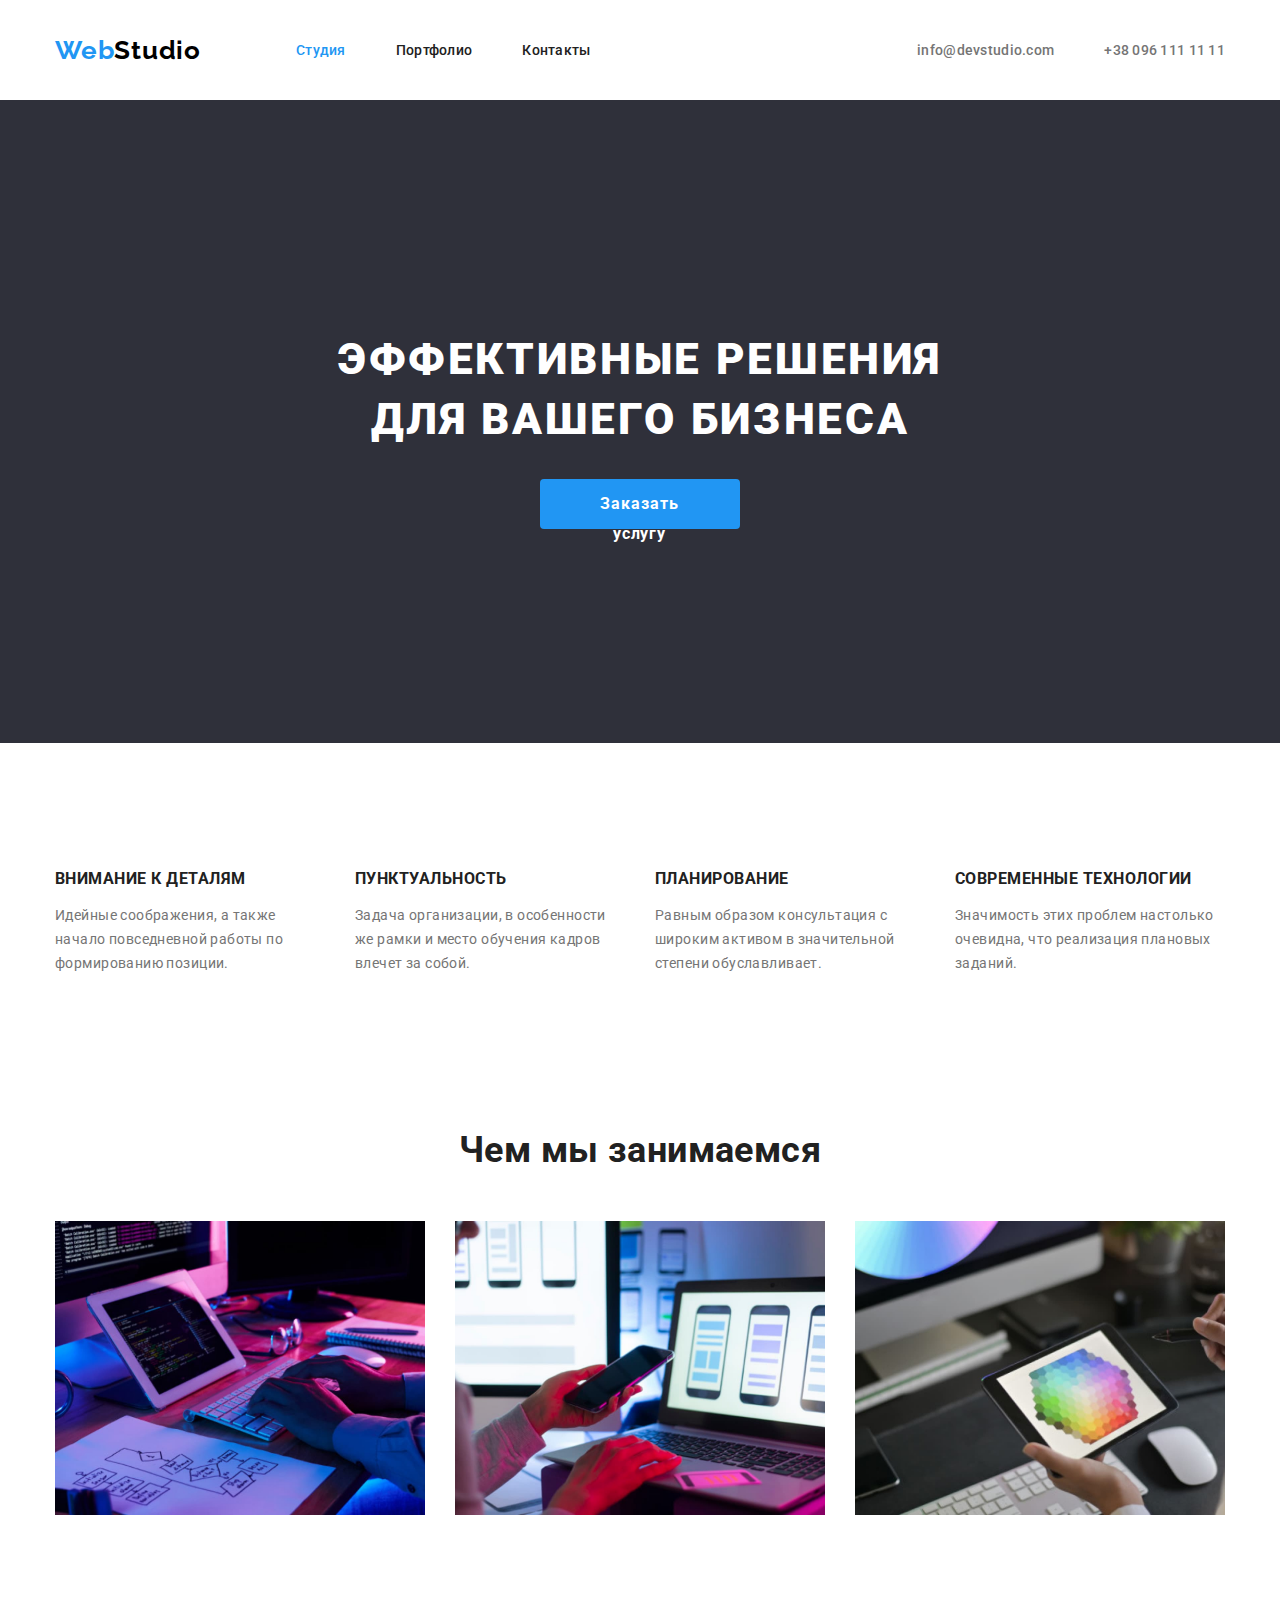
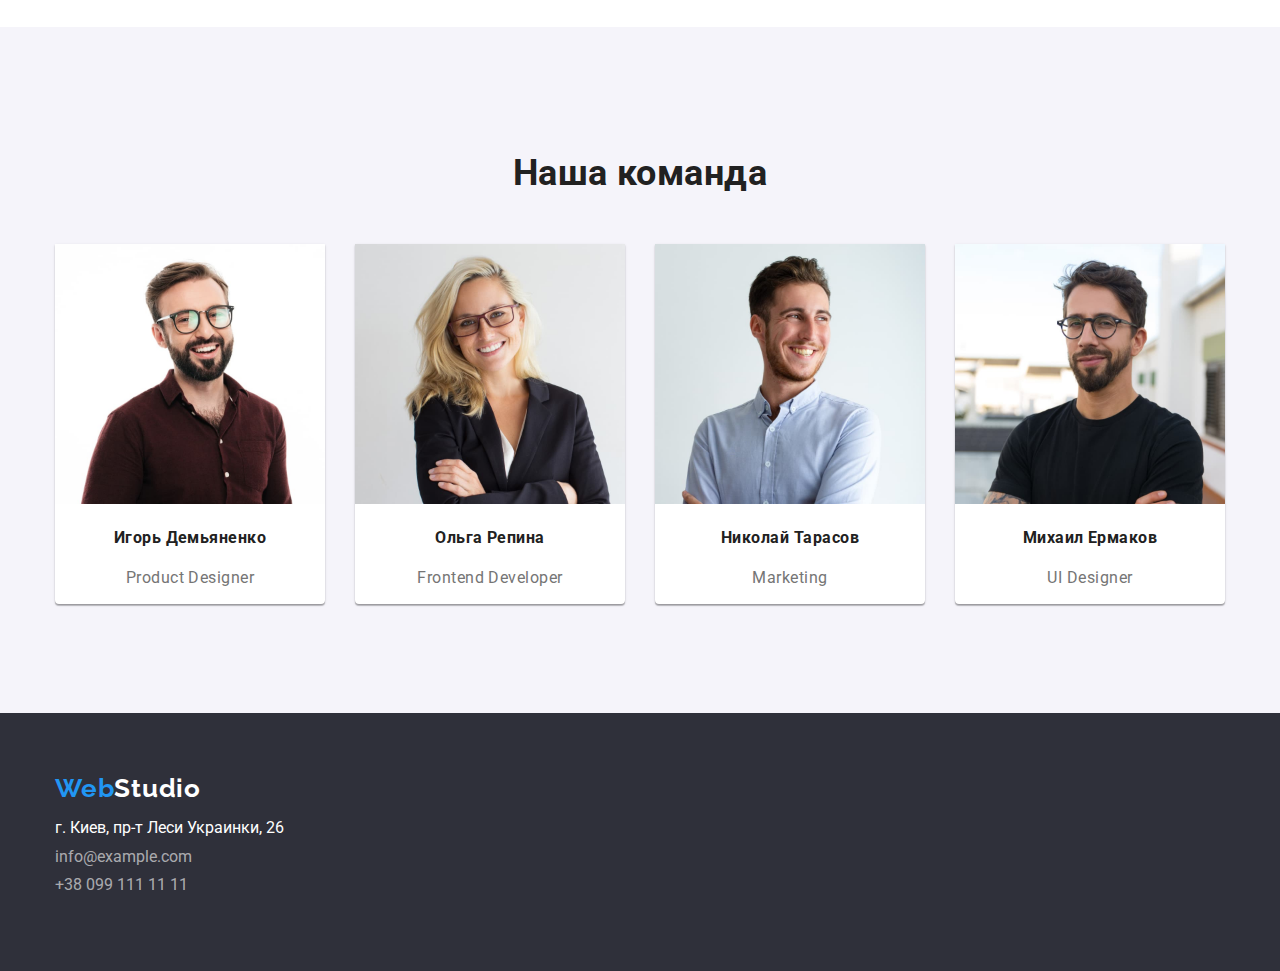
<file: index.html>
<!DOCTYPE html>
<html lang="ru">
<head>
    <link href="https://cdnjs.cloudflare.com/ajax/libs/modern-normalize/1.1.0/modern-normalize.min.css" rel="stylesheet">
    <meta charset="UTF-8">
    <meta http-equiv="X-UA-Compatible" content="IE=edge">
    <meta name="viewport" content="width=device-width, initial-scale=1.0">
    <link rel="preconnect" href="https://fonts.googleapis.com">
    <link rel="preconnect" href="https://fonts.gstatic.com" crossorigin>
    <link href="https://fonts.googleapis.com/css2?family=Raleway:wght@700&family=Roboto:wght@400;500;700;900&display=swap"
        rel="stylesheet">
    <title>WebStudio</title>
    
    <link rel="stylesheet" href="./css/styles.css" />
</head>
<body class="body">
    <!-- =============   Header[Top Line]   ============== -->
    <header class="header">
        <div class="bordering">
            <!-- Navigation -->
            <nav class="nav">
            <!-- logo -->
            <div class="header-logo">
                <a class="link logo-font" lang="en" href="./index.html">
                    <span class="logo-blue">Web</span>Studio
                </a>
            </div>
            <!-- Menu -->
            <ul class="no-dot menu-list">

                <li class="menu-item">
                    <a class="link menu-link current" href="./index.html" >Студия</a>
                </li>
                <li class="menu-item">
                    <a class="link menu-link " href="./portfolio.html">Портфолио</a>
                </li>
                <li class="menu-item">
                    <a href="#contacts" class="link menu-link">Контакты</a>
                </li>
            </ul>
            </nav>
             <!-- Mail Phone -->
        <ul class="no-dot menu-list contacts">
            <li class="menu-item">
                <a href="mailto:info@devstudio.com" class="link menu-link">info@devstudio.com</a>
            </li>
            <li class="menu-item">
                <a href="tel:+380961111111" class="link menu-link">+38 096 111 11 11</a>
            </li>
        </ul>
        <!-- End of nav-container -->
        </div>
    <!-- End of Header [Top line] -->
    </header>
    <main class="main studio">
        <!-- Hero Section  -->
        <section class="hero">
            <div class="bordering">
                <h1 class="hero-title">Эффективные решения для вашего бизнеса
                </h1>
                <!-- Button -->
                <button type="button" class="hero-button">Заказать услугу</button>
            </div>
        <!-- End of Hero Section -->
        </section>
        <!--  Advantages Section-->
        <section class="section advantages bordering">
            <h2 class="hide-title">Наши преимущества</h2>
            <ul class="no-dot  menu-list">
                <li class="menu-item item-box">
                    <h3>Внимание к деталям</h3>
                    <p>
                    Идейные соображения, а также начало повседневной работы по формированию позиции.
                    </p>
                </li>
                <li  class="menu-item item-box">
                    <h3>Пунктуальность</h3>
                    <p>
                    Задача организации, в особенности же рамки и место обучения кадров влечет за собой.
                    </p>
                </li>
                <li  class="menu-item item-box">
                    <h3>Планирование</h3>
                    <p>
                    Равным образом консультация с широким активом в значительной степени обуславливает.
                    </p>
                </li>
                <li  class="menu-item item-box">
                    <h3>Современные технологии</h3>
                    <p>
                    Значимость этих проблем настолько очевидна, что реализация плановых заданий.
                    </p>
                </li>
            </ul>
        <!-- End of Advantages Section -->
        </section>
        <!-- What We Do Section -->
        <section class="what-we-do section bordering">
            <h2 >Чем мы занимаемся</h2>
            <ul class="no-dot menu-list">
                <li class="menu-item item-box">
                    <!-- <div class="item-box"> -->
                        <img src="./images/what_we_do1.jpg" alt="Десктопные приложения" width="370">
                    <!-- </div> -->
                </li>
                <li class="menu-item item-box">
                    <img src="./images/what_we_do2.jpg" alt="Мобильные приложения" width="370">
                </li>
                <li class="menu-item item-box">
                    <img src="./images/what_we_do3.jpg" alt="Дизайн" width="370">
                </li>
            </ul>
         <!--End of What We Do Section  -->
        </section>
        <!-- Our Team Section -->
        <section class="section our-team">          
               <div class="bordering">
                <h2>Наша команда</h2>
                <ul class="no-dot menu-list">
                    <li class="menu-item item-box">
                        <img src="images/iho.jpg" alt="Игорь Демьяненко" width="270">
                        <h3>Игорь Демьяненко</h3>
                        <p lang="en">Product Designer</p>
                    </li>
                    <li class="menu-item item-box">
                        <img src="images/olg.jpg" alt="Ольга Репина" width="270">
                        <h3>Ольга Репина</h3>
                        <p lang="en">Frontend Developer</p>
                    </li>
                    <li class="menu-item item-box">
                        <img src="images/nik.jpg" alt="Николай Тарасов" width="270">
                        <h3>Николай Тарасов</h3>
                        <p lang="en">Marketing</p>
                    </li>
                    <li class="menu-item item-box">
                        <img src="images/mic.jpg" alt="Михаил Ермаков" width="270">
                        <h3>Михаил Ермаков</h3>
                        <p lang="en">UI Designer</p>
                    </li>
                </ul>
            </div>
            
        </section>
    </main>
   <!-- ==============   Footer   ============== -->
    <footer class="footer">
        <div class="bordering">
        <!-- logo -->
            <div class="footer-logo">
                <a class="link logo-font" lang="en" href="./index.html">
                    <span class="logo-blue">Web</span>Studio
                </a>
            </div>
           
            <!-- Address -->
            <address>
                <ul id="contacts" class="no-dot address-list">
                    <li class="address-item">
                        <a class="link address-link" href="https://goo.gl/maps/E31LjMS4C6WuwfjZA" target="_blank"
                            rel="noopener nofollow noreferrer">г. Киев,
                            пр-т Леси Украинки, 26
                        </a>
                    </li>
                    <li class="address-item">
                        <a class="link address-link" href="mailto:info@example.com" >info@example.com
                        </a>
                    </li>
                    <li class="address-item">
                        <a class="link address-link" href="+380991111111" >+38 099 111 11 11
                        </a>
                    </li>
                </ul>
            </address>
        
        </div>
    </footer>
</body>
</html>
</file>
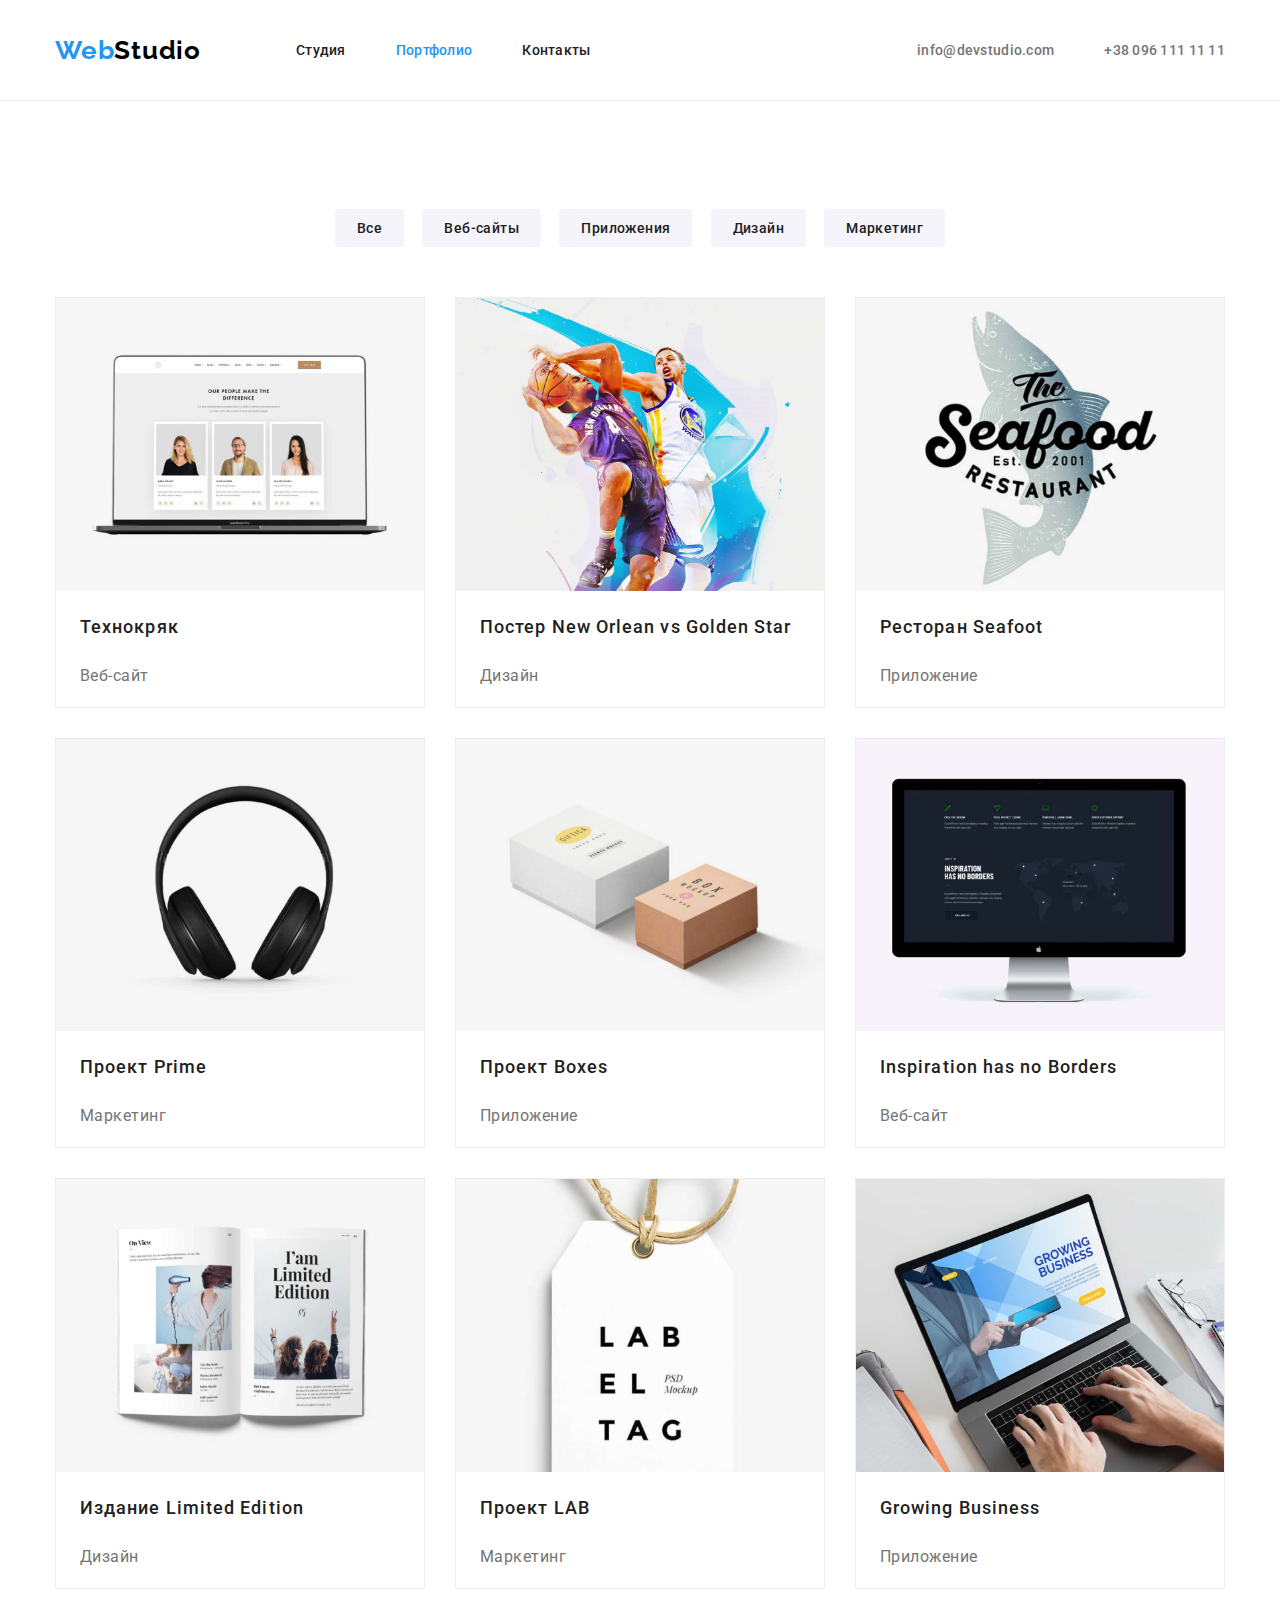
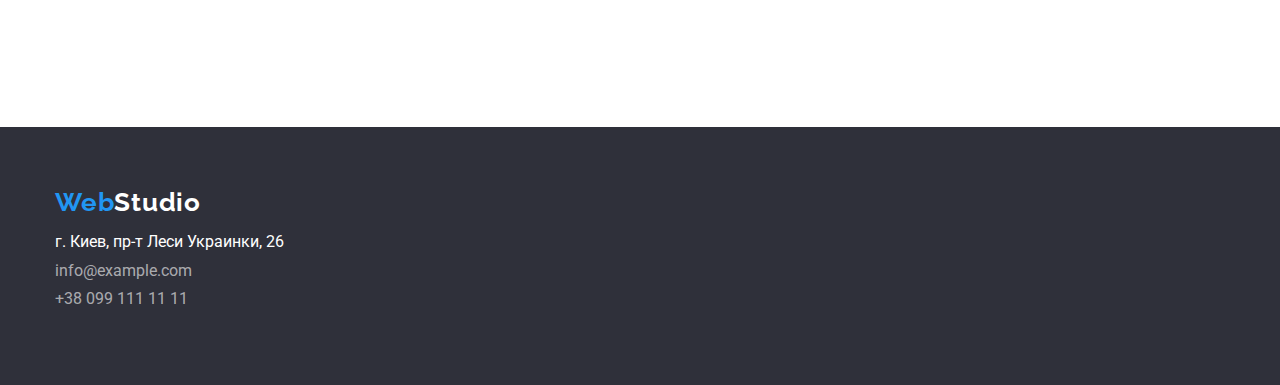
<file: portfolio.html>
<!DOCTYPE html>
<html lang="ru">
<head>
    <link href="https://cdnjs.cloudflare.com/ajax/libs/modern-normalize/1.1.0/modern-normalize.min.css" rel="stylesheet">
    <meta charset="UTF-8">
    <meta http-equiv="X-UA-Compatible" content="IE=edge">
    <meta name="viewport" content="width=device-width, initial-scale=1.0">
    <link rel="preconnect" href="https://fonts.googleapis.com">
    <link rel="preconnect" href="https://fonts.gstatic.com" crossorigin>
    <link href="https://fonts.googleapis.com/css2?family=Raleway:wght@700&family=Roboto:wght@400;500;700;900&display=swap"
    rel="stylesheet">
    <title>WebStudio</title>
    <link rel="stylesheet" href="./css/styles.css" />
</head>
<body class="body">

    <!--------- Header[Top Line] ------------>
    <header class="header">
        <div class="bordering">
            <!-- Navigation -->
            <nav class="nav">
                <!-- logo -->
                <div class="header-logo">
                    <a class="link logo-font" lang="en" href="./index.html">
                        <span class="logo-blue">Web</span>Studio
                    </a>
                </div>
                <!-- Menu -->
                <ul class="no-dot menu-list">
    
                    <li class="menu-item">
                        <a class="link menu-link " href="./index.html">Студия</a>
                    </li>
                    <li class="menu-item">
                        <a class="link menu-link current" href="./portfolio.html">Портфолио</a>
                    </li>
                    <li class="menu-item">
                        <a href="#contacts" class="link menu-link">Контакты</a>
                    </li>
                </ul>
            </nav>
            <!-- Mail Phone -->
            <ul class="no-dot menu-list contacts">
                <li class="menu-item">
                    <a href="mailto:info@devstudio.com" class="link menu-link">info@devstudio.com</a>
                </li>
                <li class="menu-item">
                    <a href="tel:+380961111111" class="link menu-link">+38 096 111 11 11</a>
                </li>
            </ul>
            <!-- End of nav-container -->
        </div>
        <!-- End of Header [Top line] -->
    </header>
    <main class="main portfolio">

        <!--Наши проекты и услуги-->
        <section class="section projects">
            <h1 class="hide-title">Наши проекты и услуги</h1>
            <div class="projects-nav ">
                <ul class=" no-dot menu-list">
                    <li class="projects-item">
                        <button type="button" class="nav-box">Все</button>
                    </li>
                    <li class="projects-item">
                        <button type="button" class="nav-box">Веб-сайты</button>
                    </li>
                    <li class="projects-item">
                        <button type="button" class="nav-box">Приложения</button>
                    </li>
                    <li class="projects-item">
                        <button type="button" class="nav-box">Дизайн</button>
                    </li>
                    <li class="projects-item">
                        <button type="button" class="nav-box">Маркетинг</button>
                    </li>
                </ul>
            </div>
            <div class="bordering">
            <ul class="no-dot projects-list ">
                <li class="menu-item">
                    <div class="item-box">
                        <a class="link"href="">
                            <img src="./images/portfolio1.jpg" alt="Технокоманда" width="368" />
                            <h2>Технокряк</h2>
                            <p>Веб-сайт</p>
                        </a>
                    </div>
                </li>
                <li class="menu-item">
                    <div class="item-box">
                        <a class="link" href="">
                            <img src="./images/portfolio2.jpg" alt="Постер" width="368"/>
                            <h2>Постер New Orlean vs Golden Star</h2>
                            <p>Дизайн</p>
                        </a>
                    </div>
                </li>
                <li class="menu-item">
                    <div class="item-box">
                        <a class="link" href="">
                            <img src="./images/portfolio3.jpg"alt="Визитная карточка ресторана Seafoot" width="368"/>
                            <h2> Ресторан Seafoot</h2>
                            <p>Приложение</p>
                        </a>
                    </div>
                </li>
                <li class="menu-item">
                    <div class="item-box">
                        <a class="link" href="">
                            <img src="./images/portfolio4.jpg"
                        alt="Наушники" width="368"/>
                            <h2>Проект Prime</h2>
                            <p>Маркетинг</p>
                        </a>
                    </div>
                </li>
                <li class="menu-item">
                    <div class="item-box">
                        <a class="link" href="">
                            <img src="./images/portfolio5.jpg"
                        alt="Коробочные решения" width="368"/>
                            <h2>Проект Boxes</h2>
                            <p>Приложение</p>
                        </a>
                    </div>
                </li>
                <li class="menu-item">
                    <div class="item-box">
                        <a class="link" href="">
                            <img src="./images/portfolio6.jpg"
                        alt="Борд на экране монитора" width="368"/>
                            <h2>Inspiration has no Borders</h2>
                            <p>Веб-сайт</p>
                        </a>
                    </div>    
                </li>
                <li class="menu-item">
                    <div class="item-box">
                        <a class="link" href="">
                            <img src="./images/portfolio7.jpg"
                        alt="Буклет" width="368"/>
                            <h2>Издание Limited Edition</h2>
                            <p>Дизайн</p>
                        </a>
                    </div>
                </li>
                <li class="menu-item">
                    <div class="item-box">
                        <a class="link" href="">
                            <img src="./images/portfolio8.jpg" 
                        alt="Атрибут с Лого" width="368"/>
                            <h2>Проект LAB</h2>
                            <p>Маркетинг</p>
                        </a>
                    </div>
                </li>
                <li class="menu-item">
                    <div class="item-box">
                        <a class="link" href="">
                            <img src="./images/portfolio9.jpg"
                        alt="Демоверсия на экране" width="368"/>
                            <h2>Growing Business</h2>
                            <p>Приложение</p>
                        </a>
                    </div>
                </li>
                </ul>
            </div>
        </section>
    </main>
      <!------- Footer ----------------------->
    <footer class="footer">
        <div class="bordering">
            <!-- logo -->
            <div class="footer-logo">
                <a class="link logo-font" lang="en" href="./index.html">
                    <span class="logo-blue">Web</span>Studio
                </a>
            </div>
    
            <!-- Address -->
            <address>
                <ul id="contacts" class="no-dot address-list">
                    <li class="address-item">
                        <a class="link address-link" href="https://goo.gl/maps/E31LjMS4C6WuwfjZA" target="_blank"
                            rel="noopener nofollow noreferrer">г. Киев,
                            пр-т Леси Украинки, 26
                        </a>
                    </li>
                    <li class="address-item">
                        <a class="link address-link" href="mailto:info@example.com">info@example.com
                        </a>
                    </li>
                    <li class="address-item">
                        <a class="link address-link" href="+380991111111">+38 099 111 11 11
                        </a>
                    </li>
                </ul>
            </address>
    
        </div>
    </footer>
</body>
        
</html>
</file>
<file: css/styles.css>
:root {
/* =============colors=============== */

    --text-color:#212121;
    --alt-text-color:#757575;
    --logo-text-color:#000000;
    --accent-color:#2196f3;
    --alt-accent-color:#188ce8;
    --light-color:#ffffff;
    --alt-light-color:rgba(255,255,255,0.6);
    --alt-background-color:#f5f4fa;
    --dark-background-color:#2f303a;
    --border-color:#ececec;
    --alt-border-color:#eeeeee;
    --hero-btn-shad:rgba(0, 0, 0, 0.15);
    --hover-color:#e5e5e5;
/* ===========font-weights=========== */

    --item-title-weight: 500;
    --item-text-weight: 400;
    --hero-title-weight: 900;
    --hero-button-weight: 700;
    --section-title-weight: 700;
    }

.body { 
    background: var(--light-color); 
    font-family: "Roboto",sans-serif;
    }
.bordering {
    width: 1170px;
    margin: auto;
    }
.no-dot {
    list-style: none;
    margin-left: -40px;    
    }
.link {
    text-decoration-line: none;
    }
.section {
    font-weight: var(--hero-title-weight);
    font-size: 14px;
    color: var(--alt-text-color);
    letter-spacing: 0.03em;
    }
.item-box {
    width: 270px; 
}   

/* ===========Header================= */
.header {
    background-color: var(--light-color);
    padding-top: 25px;
    padding-bottom: 25px;
    }
.header > .bordering {
    display: flex;
    align-items: center;
    justify-content:space-between;
    }
.nav {
    display: flex;
    align-items: center;
    }
.logo-font {
    font-family: 'Raleway';
    font-weight: 700;
    font-size: 26px;
    line-height: 1.17;
    letter-spacing: 0.03em;
    }
.header-logo {
    margin-right: 95px;
    }    
.header-logo > a {
    color: var(--logo-text-color);
    }
.logo-blue{    
    color: var(--accent-color);
    }
.menu-list{
    display: flex;
    }
.menu-list > .menu-item + .menu-item{
    margin-left: 50px;
    }
.menu-link{
    font-weight:var(--item-title-weight);
    font-size: 14px;
    line-height: 1.14;
    letter-spacing: 0.02em;
    color: var(--text-color);
    }
.contacts .menu-link {
    color: var(--alt-text-color);
    }
.header .menu-link:hover,
.header .menu-link:focus,
.header .current{
    color: var(--accent-color);
}
/* ==========End of Header=========== */



/* ======= Main of index.html ===== */
/* --------Section Hero------------- */
.hero {
    padding-top: 200px;
    padding-bottom: 200px;
    background-color: var(--dark-background-color);
    text-align: center;
    }
.hero > .bordering {
    width: 695px;
    margin: auto;
    }
.hero-title {
    font-family: 'Roboto' sans-serif;
    font-weight:var(--hero-title-weight);
    font-size: 44px;
    line-height: 1.36;
    letter-spacing: 0.06em;
    text-transform: uppercase;
    color: var(--light-color);
    }
.hero .hero-button {
    width: 200px;
    height: 50px;
    font-weight: var(--hero-button-weight);
    font-size: 16px;
    line-height:  1.87;
    letter-spacing: 0.06em;
    background-color:var(--accent-color);
    border: none;
    color: var(--light-color);
    cursor: pointer;
    border-radius: 4px;     
    padding: 10px 32px 10px 31px;
    }
.hero-button:hover,
.hero-button:focus {
    align-items: center;
    text-align: center;
    background-color: var(--alt-accent-color);
    box-shadow: 0px 4px 4px var(--hero-btn-shad);
    cursor: pointer;
    }
/*---------Our Advantages---------- */
.advantages {
    padding-top: 95px;
    }
.main > .advantages > .hide-title,
.main > .projects > .hide-title {
    /* Семантичне приховування елементів */
    position: absolute;
    white-space: nowrap;
    width: 1px;
    height: 1px;
    overflow: hidden;
    border: 0;
    padding: 0;
    clip: rect(0 0 0 0);
    clip-path: inset(50%);
    margin: -1px;
    /* display: none; */
    }
.advantages .menu-item + .menu-item {
    margin-left: 30px;
    }
.advantages .item-box{
    width: 270px;
    } 
.advantages h3 {
    font-weight: var(--section-title-weight);
    line-height: 1.17;
    letter-spacing: 0.03em;
    color: var(--text-color);
    text-transform: uppercase;
    }
.advantages p {
    font-weight: var(--item-text-weight);
    line-height: 1.71;
    letter-spacing: 0.03em;
    }
/* --------------What We Do------------- */
.what-we-do {
    padding-top: 95px;
    padding-bottom: 95px;    
    }
.studio h2 {  
    font-weight: var(--section-title-weight);
    font-size: 36px;
    line-height: 1.17;
    color: var(--text-color);
    text-align: center;
    margin-bottom: 50px;
    }
.what-we-do .item-box {
    width: 370px;
    }
.what-we-do .menu-item + .menu-item {
    display:list-item ;
    margin-left: 30px;
    }
/* --------------Our Team---------------------- */
.our-team {
    padding-top: 95px;
    padding-bottom: 95px;
    background-color: var(--alt-background-color);
    } 
.our-team .menu-item + .menu-item {
    display: list-item;
    margin-left: 30px;
    }
.our-team .item-box {
    text-align: center;
    background: var(--light-color);
    box-shadow: 0px 1px 3px rgba(0, 0, 0, 0.12), 0px 1px 1px rgba(0, 0, 0, 0.14), 0px 2px 1px rgba(0, 0, 0, 0.2);
    border-radius: 0px 0px 4px 4px;      
    }
.our-team h3 {
    font-weight:var(--section-title-weight);
    font-size: 16px;
    line-height: 1.88;
    color: var(--text-color);    
    text-align: center;
    letter-spacing: 0.03em;
    }
.our-team p {
    font-weight: var(--item-text-weight);
    font-size: 16px;
    line-height: 1.17;
    color: var(--alt-text-color);
    text-align: center;
    letter-spacing: 0.03em;
}

/* ========= Main of portfolio ============ */

.portfolio {
    border-top-color: var(--border-color);
    border-top-style: solid;
    border-width: thin;
    }
.projects {
    padding-top: 94px;
    padding-bottom: 94px;
    }
.projects > .projects-nav {
    width: 610px;
    margin-left: auto;
    margin-right: auto;
    }
/* ------------ menu ------------*/
.projects .menu-list {
    display: flex;
    justify-content: space-between;
    margin-bottom: 50px;
    }
.menu-list > .projects-item +.projects-item {
    margin-left: 8px;
    }
.projects .nav-box {
    align-items: flex-start;
    padding: 6px 22px;  
    border: none;
    height: 38px;
    cursor: pointer;
    font-weight:var(--item-title-weight);
    line-height: 1.66;
    background: var(--alt-background-color);
    border-radius: 4px;
    color: var(--text-color);
    letter-spacing: 0.03em;
    }
.nav-box:hover,
.nav-box:focus,
.projects .current {
    background: var(--accent-color);
    color: var(--light-color);
    }
/*----------- End of menu -----------------*/

.projects .bordering {
    width: 1230px;
    margin: auto;
    }
.bordering > .projects-list {
    display: flex;
    flex-wrap: wrap;
    }
.projects .menu-item {
    width: 400px;
    padding-left: 30px;
    padding-bottom: 30px;
    justify-content: space-between;
    }
.projects .item-box {
    width: 370px;
    border: 1px solid var(--alt-border-color);    
    }
.portfolio h2 {
    font-weight: var(--item-title-weight);
    font-size: 18px;
    line-height: 2.00;
    color: var(--text-color);
    position: relative;
    letter-spacing: 0.06em;
    margin-left: 24px;
    }
.projects p {
    font-weight: var(--item-text-weight);
    font-size: 16px;
    line-height: 1.88;
    color: var(--alt-text-color);
    text-align: left;
    letter-spacing: 0.03em;
    margin-left: 24px;
}
/*============Footer=================== */
.footer {
    background: var(--dark-background-color);
    padding-top: 60px;
    padding-bottom: 60px;    
    }
.footer-logo > a {
    color: var(--light-color);
    margin-bottom: 20px;
    }
.footer .no-dot{
    margin-left: 0px;
    }
.address-list {
    padding: 0px;
    font-style: normal;
    }
.address-item + .address-item {
    margin-top: 10px;
    }
.address-item:first-child .address-link {
    color: var(--light-color);
    }    
.address-list .address-link {
    color: var(--alt-light-color);
    }
.address-list .address-link:hover,
.address-list .address-link:focus {
    color: var(--accent-color);
}
</file>
